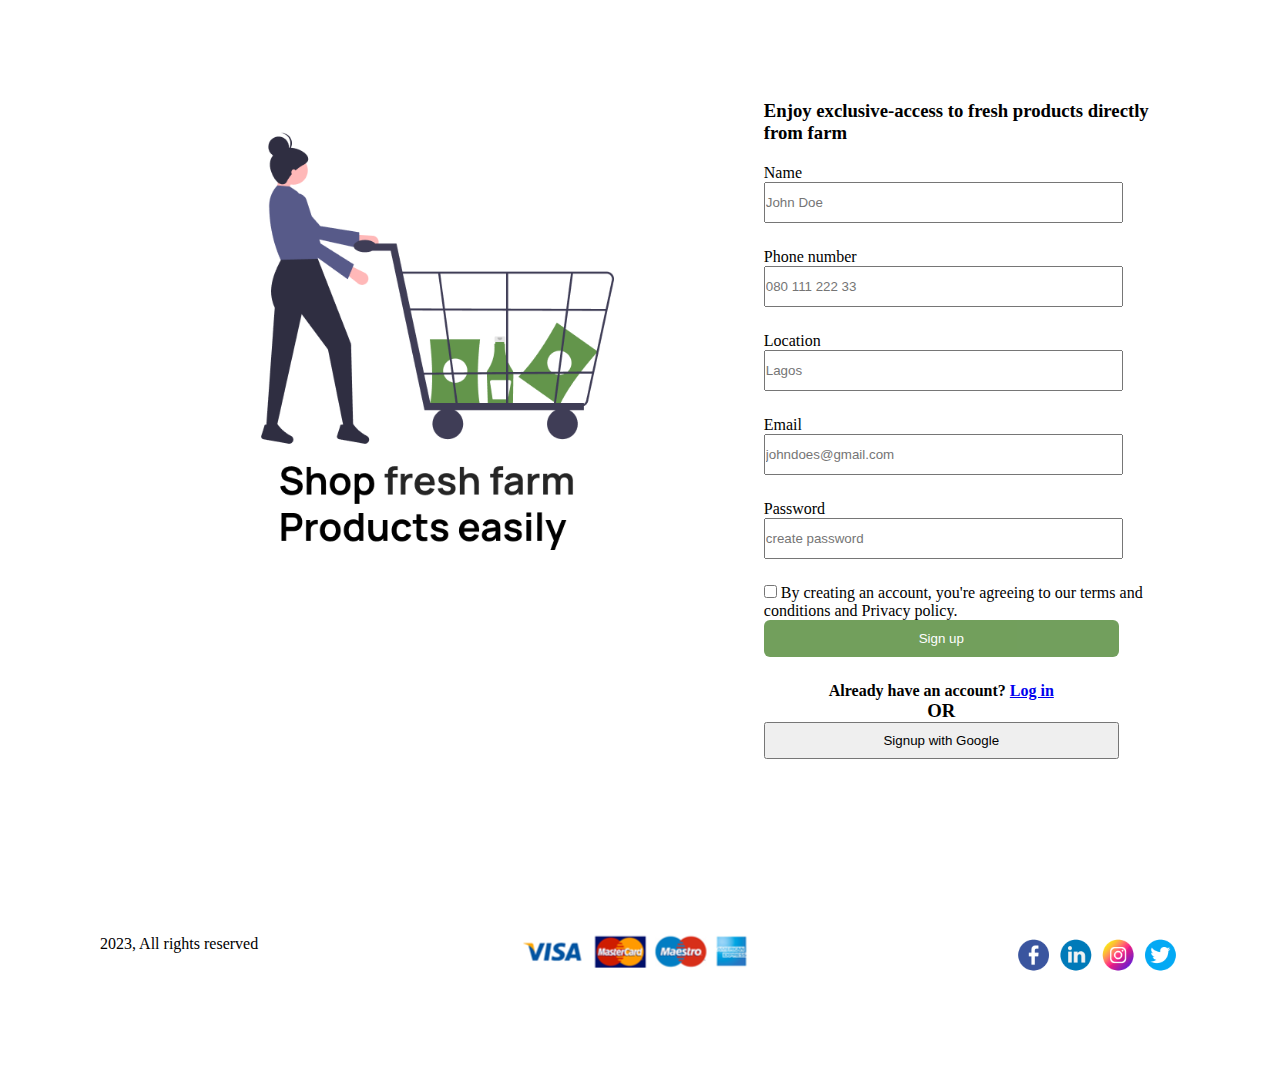
<file: index.html>
<!DOCTYPE html>
<html lang="en">
<head>
    <meta charset="UTF-8">
    <meta http-equiv="X-UA-Compatible" content="IE=edge">
    <meta name="viewport" content="width=device-width, initial-scale=1.0">
    <title>FARM FAIR</title>
    <link rel="stylesheet" href="styles.css">
</head>
<body>
    <div class="container-1">
        <div class="sub-con">
            <div class="left"><img class="left-image" src="Group 14022.png"/></div>
            <div class="form">
                <h3 class="header-three">Enjoy exclusive-access to fresh products directly from farm</h3>
                <form>
                    <div class="form-div">
                        <label for="nm">Name</label><br>
                        <input class="input-fields" placeholder="John Doe" type="text" name="nm" required><br>
                        <label for="number">Phone number</label><br>
                        <input class="input-fields" placeholder="080 111 222 33" type="number" name="number" required><br>
                    
                        <label for="location">Location</label><br>
                        <input class="input-fields" placeholder="Lagos" type="text" name="location" required><br>
                    
                        <label for="email">Email</label><br>
                        <input input-fields class="input-fields" placeholder="johndoes@gmail.com" type="Email" name="email" required><br>
                    
                        <label for="pw">Password</label><br>
                        <input class="input-fields" placeholder="create password" type="password" name="pw" required><br>
                    
                        <label><input type="checkbox">
                            By creating an account, you're agreeing to our terms and conditions and Privacy policy.</label>
                    </div>
                    <input class="sign-up-button input-fields" type="button" value="Sign up">
                    <h4 class="account">Already have an account? <a href="login.html">Log in</a></h4>
                    <h3 class="account">OR</h3>
                    <button class="input-fields">Signup with Google</button>
                </form>
            </div>
            </div>
        <div class="footer">
            <div>2023, All rights reserved</div>
            <div><img class="payment" src="Payment.png"/></div>
            <div><img class="media" src="Socialmedia-icons.png"/> </div>
        </div>
    </div>
    
</body>
</html>
</file>
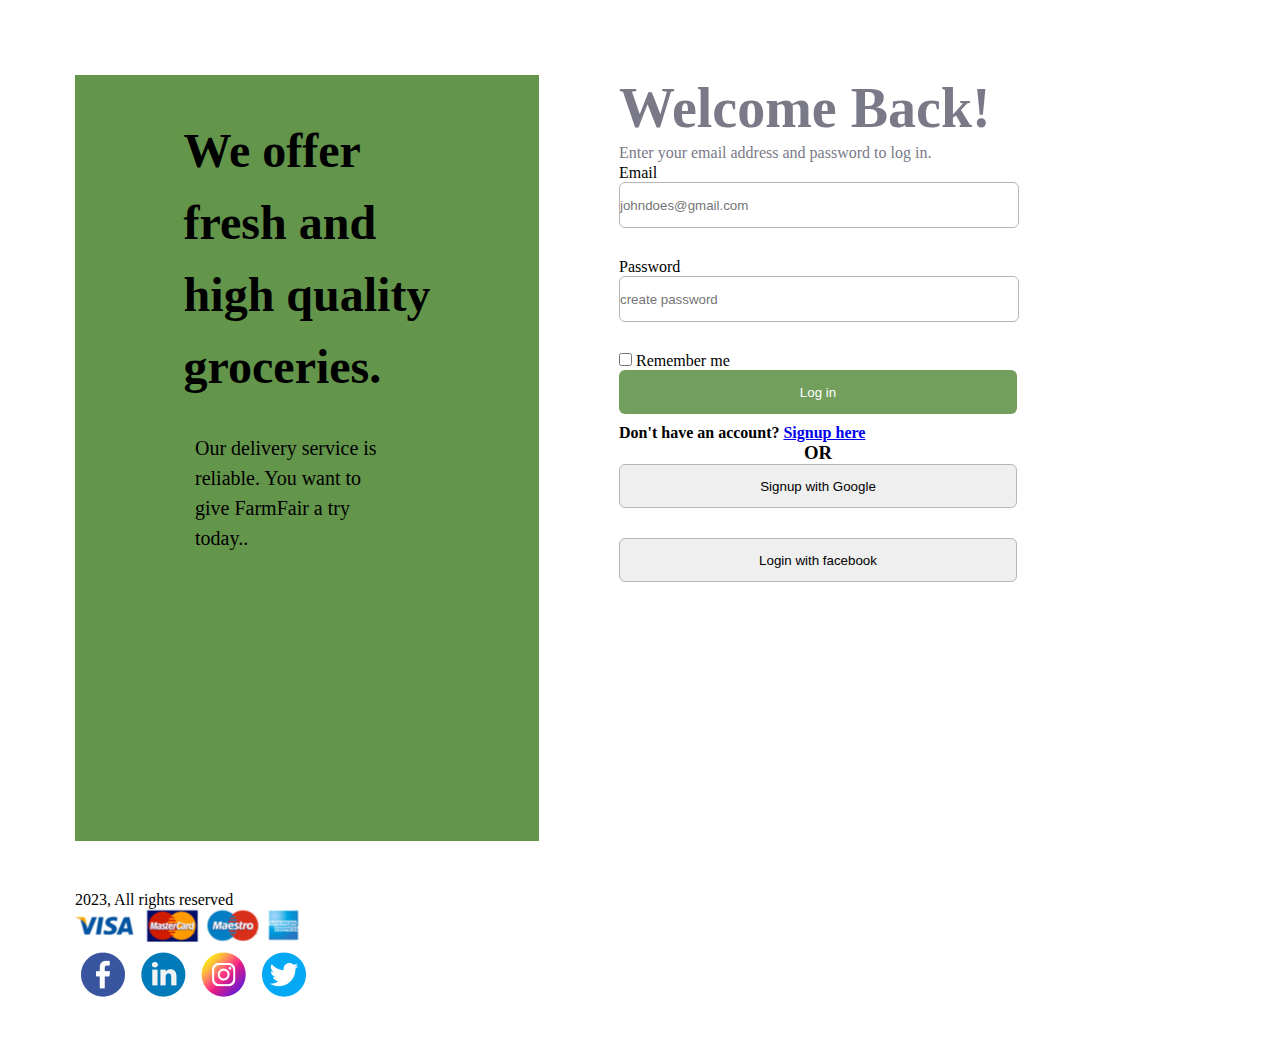
<file: login.html>
<!DOCTYPE html>
<html lang="en">
<head>
    <meta charset="UTF-8">
    <meta http-equiv="X-UA-Compatible" content="IE=edge">
    <meta name="viewport" content="width=device-width, initial-scale=1.0">
    <title>LOGIN- FARM FAIR</title>
    <link rel="stylesheet" href="login.css">
</head>
<body>
    <div class="login-container">
        <div class="login-main">
            <div class="login-left">
                <h3 class="login-h3">We offer<br> fresh and<br> high quality<br> groceries.
                </h3>
                <h6 class="login-h6">Our delivery service is<br> reliable. You want to<br> give FarmFair a try<br> today..</h6>
            </div>
            <div login-right>
                <h3 class="welcome">Welcome Back!</h3>
                <h6 class="enter">Enter your email address and password to log in.</h6>
                <form>
                    <label for="email">Email</label><br>
                    <input class="input-field" required placeholder="johndoes@gmail.com" type="email" name="email"><br>
                    <label for="password">Password</label><br>
                    <input class="input-field" placeholder="create password" type="password" required><br>
                    <label for="cb"><input type="checkbox"> Remember me</label><br>
                    <input class="input-field login-button" type="button" value="Log in"><br>
                    <h4>Don't have an account? <a href="index.html">Signup here</a></h4>
                    <h3 class="account">OR</h3>
                    <button class="input-field">Signup with Google</button><br>
                    <button class="input-field">Login with facebook</button>
                </form>
            </div>
        </div>
        <div class="login-footer">
            <div>2023, All rights reserved</div>
            <div><img class="payment" src="Payment.png"/></div>
            <div><img class="media" src="Socialmedia-icons.png"/> </div>
        </div>
    </div>
</body>
</html>
</file>
<file: styles.css>
*{
    margin: 0;
    padding: 0;
}
.container-1{
    margin:100px;
    max-height: 100vh;
    
}
.sub-con{
    display: flex;
    height: 785px;
    margin-bottom: 50px;
}
.form-div{
    
}
.left{
    max-width: 60%;
    background-color:;
    display: flex;
    margin-right: 150px;
    

} 
.left-image{
  height:550px;
  
  margin-top: -100px;
 
}
.input-fields{
    margin-bottom: 25px;
    height: 37px;
    width: 355px;

}
.sign-up-button{
    background-color: #63954B;
    color: #FFFFFF;
    border-radius: 6px;
    border: #63954B;
    opacity: 0.9;

}
.sign-up-button:hover{
    cursor: pointer;
    opacity: 1;
}
.header-three{
    margin-bottom: 20px;
}
.account{
    text-align: center;
    width: 355px;
}
.footer{
    display: flex;
    justify-content:space-between ;
    margin-bottom: 50px;
}
.media{
    height: 40px;
}
</file>
<file: login.css>
*{
    padding: 0;
    margin: 0;
}
.login-container{
    margin: 75px;
    max-height: 100vh;
}
.login-main{
    display: flex;
    
    margin-bottom: 50px;
}
.login-left{
    background-color: #63954B;
    width: 424px;
    height: 686px;
    padding: 40px 20px;
    margin-right: 80px;
}
.login-h3{
    font-weight: 700;
    font-size: 48px;
    line-height: 72px;
    display: flex;
    justify-content: center;
}
.login-h6{
    font-weight: 400;
    font-size: 20px;
    line-height: 30px;
    margin-top: 30px;
    margin-left: 100px;
}
.welcome{
    color: #797987;
    font-weight: 700;
    font-size: 56px;
    line-height: 67.2px;
    
}
.enter{
    font-weight: 400;
    font-size: 16px;
    line-height: 21.86px;
    color: #797987;
}
.input-field{
    margin-bottom: 30px;
    width: 398px;
    height: 44px;
    border-radius: 6px;
    border:1px solid #B7B5B5;
}
.login-button{
    background-color: #63954B;
    color: #FFFFFF;
    border-radius: 6px;
    border: #63954B;
    opacity: 0.9;
    margin-bottom: 10px;

}
.login-button:hover{
    cursor: pointer;
    opacity: 1;
}
.account{
    text-align: center;
    width: 398px;
}
</file>
